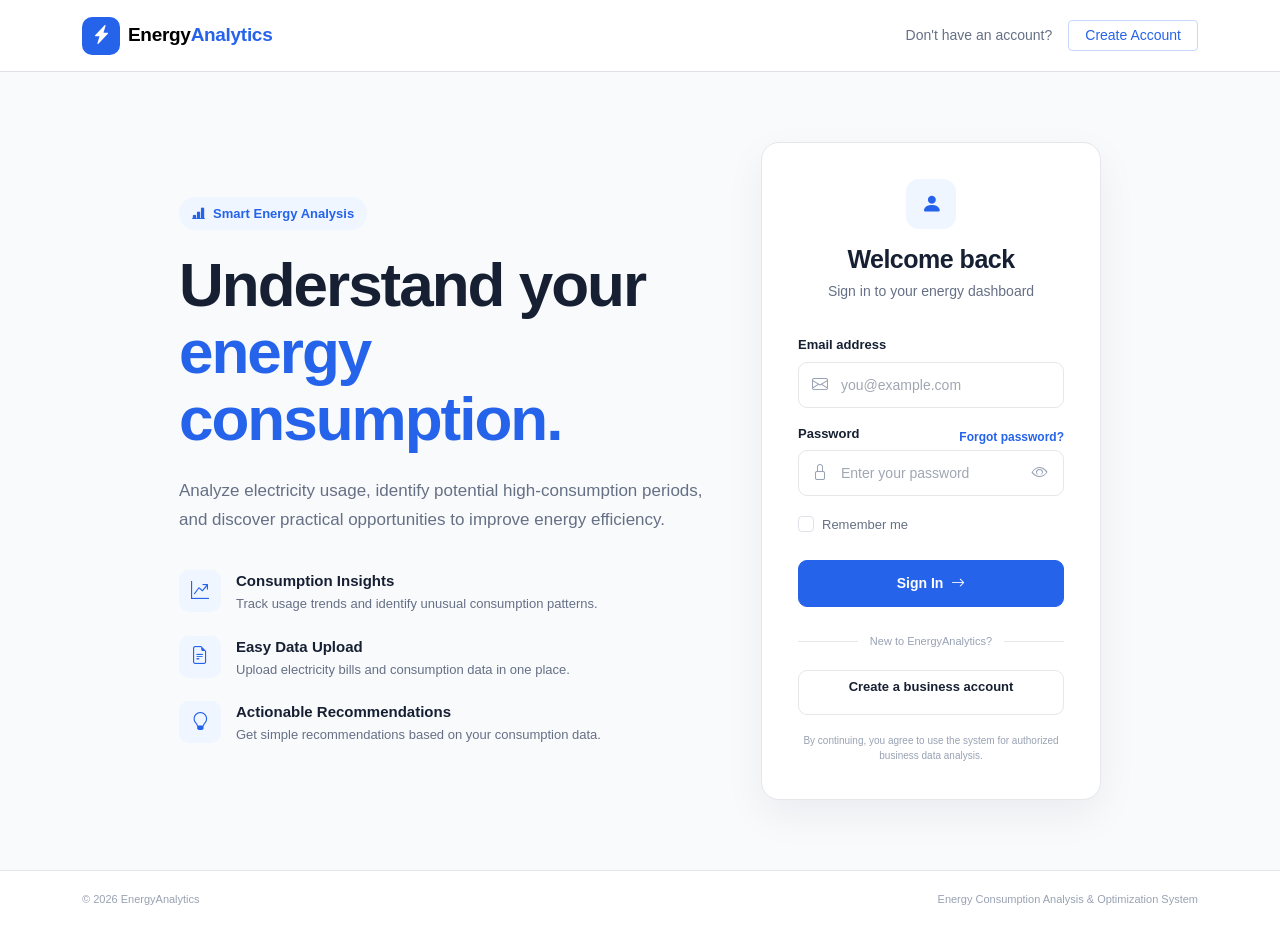
<file: frontend/index.html>
<!DOCTYPE html>
<html lang="en">
<head>
    <meta charset="UTF-8">
    <meta name="viewport" content="width=device-width, initial-scale=1.0">

    <title>Energy Analytics | Energy Consumption Analysis</title>

    <!-- Bootstrap CSS -->
    <link
        href="https://cdn.jsdelivr.net/npm/bootstrap@5.3.3/dist/css/bootstrap.min.css"
        rel="stylesheet"
    >

    <!-- Bootstrap Icons -->
    <link
        rel="stylesheet"
        href="https://cdn.jsdelivr.net/npm/bootstrap-icons@1.11.3/font/bootstrap-icons.min.css"
    >

    <!-- Custom CSS -->
    <link rel="stylesheet" href="css/style.css">
</head>

<body>

    <!-- ================= NAVBAR ================= -->
    <nav class="navbar navbar-expand-lg navbar-light bg-white border-bottom">
        <div class="container">

            <a class="navbar-brand d-flex align-items-center gap-2" href="#">
                <div class="brand-icon">
                    <i class="bi bi-lightning-charge-fill"></i>
                </div>

                <span class="brand-name">
                    Energy<span>Analytics</span>
                </span>
            </a>

            <div class="d-flex align-items-center gap-3">
                <span class="nav-question d-none d-md-inline">
                    Don't have an account?
                </span>

                <a
    href="pages/register.html"
    class="btn btn-outline-primary btn-sm px-3"
>
    Create Account
</a>
            </div>

        </div>
    </nav>


    <!-- ================= MAIN SECTION ================= -->
    <main class="login-section">

        <div class="container">
            <div class="row align-items-center justify-content-center g-5">

                <!-- ================= LEFT SIDE ================= -->
                <div class="col-lg-6">

                    <div class="hero-content">

                        <div class="hero-badge">
                            <i class="bi bi-bar-chart-line-fill"></i>
                            Smart Energy Analysis
                        </div>

                        <h1>
                            Understand your
                            <span>energy consumption.</span>
                        </h1>

                        <p class="hero-description">
                            Analyze electricity usage, identify potential
                            high-consumption periods, and discover practical
                            opportunities to improve energy efficiency.
                        </p>

                        <!-- Feature List -->
                        <div class="feature-list">

                            <div class="feature-item">
                                <div class="feature-icon">
                                    <i class="bi bi-graph-up-arrow"></i>
                                </div>

                                <div>
                                    <h6>Consumption Insights</h6>
                                    <p>
                                        Track usage trends and identify
                                        unusual consumption patterns.
                                    </p>
                                </div>
                            </div>


                            <div class="feature-item">
                                <div class="feature-icon">
                                    <i class="bi bi-file-earmark-text"></i>
                                </div>

                                <div>
                                    <h6>Easy Data Upload</h6>
                                    <p>
                                        Upload electricity bills and
                                        consumption data in one place.
                                    </p>
                                </div>
                            </div>


                            <div class="feature-item">
                                <div class="feature-icon">
                                    <i class="bi bi-lightbulb"></i>
                                </div>

                                <div>
                                    <h6>Actionable Recommendations</h6>
                                    <p>
                                        Get simple recommendations based
                                        on your consumption data.
                                    </p>
                                </div>
                            </div>

                        </div>

                    </div>

                </div>


                <!-- ================= LOGIN CARD ================= -->
                <div class="col-lg-5 col-xl-4">

                    <div class="login-card">

                        <div class="login-header">

                            <div class="login-icon">
                                <i class="bi bi-person-fill"></i>
                            </div>

                            <h2>Welcome back</h2>

                            <p>
                                Sign in to your energy dashboard
                            </p>

                        </div>


                        <!-- Login Form -->
                        <form id="loginForm">

                            <!-- Email -->
                            <div class="form-group mb-3">

                                <label for="email" class="form-label">
                                    Email address
                                </label>

                                <div class="input-wrapper">

                                    <i class="bi bi-envelope"></i>

                                    <input
                                        type="email"
                                        id="email"
                                        class="form-control"
                                        placeholder="you@example.com"
                                        required
                                    >

                                </div>

                            </div>


                            <!-- Password -->
                            <div class="form-group mb-3">

                                <div class="d-flex justify-content-between align-items-center">

                                    <label for="password" class="form-label">
                                        Password
                                    </label>

                                    <a href="#" class="forgot-link">
                                        Forgot password?
                                    </a>

                                </div>

                                <div class="input-wrapper">

                                    <i class="bi bi-lock"></i>

                                    <input
                                        type="password"
                                        id="password"
                                        class="form-control"
                                        placeholder="Enter your password"
                                        required
                                    >

                                    <button
                                        type="button"
                                        class="password-toggle"
                                        id="togglePassword"
                                        aria-label="Show password"
                                    >
                                        <i class="bi bi-eye"></i>
                                    </button>

                                </div>

                            </div>


                            <!-- Remember Me -->
                            <div class="form-check mb-4">

                                <input
                                    class="form-check-input"
                                    type="checkbox"
                                    id="rememberMe"
                                >

                                <label
                                    class="form-check-label"
                                    for="rememberMe"
                                >
                                    Remember me
                                </label>

                            </div>


                            <!-- Login Button -->
                            <button
                                type="submit"
                                class="btn btn-primary login-btn w-100"
                            >
                                Sign In
                                <i class="bi bi-arrow-right"></i>
                            </button>

                        </form>


                        <!-- Divider -->
                        <div class="login-divider">
                            <span>New to EnergyAnalytics?</span>
                        </div>


                        <!-- Register -->
                        <a
    href="pages/register.html"
    class="btn register-btn w-100"
>
    Create a business account
</a>


                        <p class="login-note">
                            By continuing, you agree to use the system
                            for authorized business data analysis.
                        </p>

                    </div>

                </div>

            </div>
        </div>

    </main>


    <!-- ================= FOOTER ================= -->
    <footer class="footer">

        <div class="container">

            <div class="d-flex flex-column flex-md-row
                        justify-content-between align-items-center gap-2">

                <p class="mb-0">
                    © 2026 EnergyAnalytics
                </p>

                <p class="mb-0">
                    Energy Consumption Analysis & Optimization System
                </p>

            </div>

        </div>

    </footer>


    <!-- Bootstrap JavaScript -->
    <script
        src="https://cdn.jsdelivr.net/npm/bootstrap@5.3.3/dist/js/bootstrap.bundle.min.js">
    </script>

    <!-- Custom JavaScript -->
    <script src="js/main.js"></script>

</body>
</html>
</file>
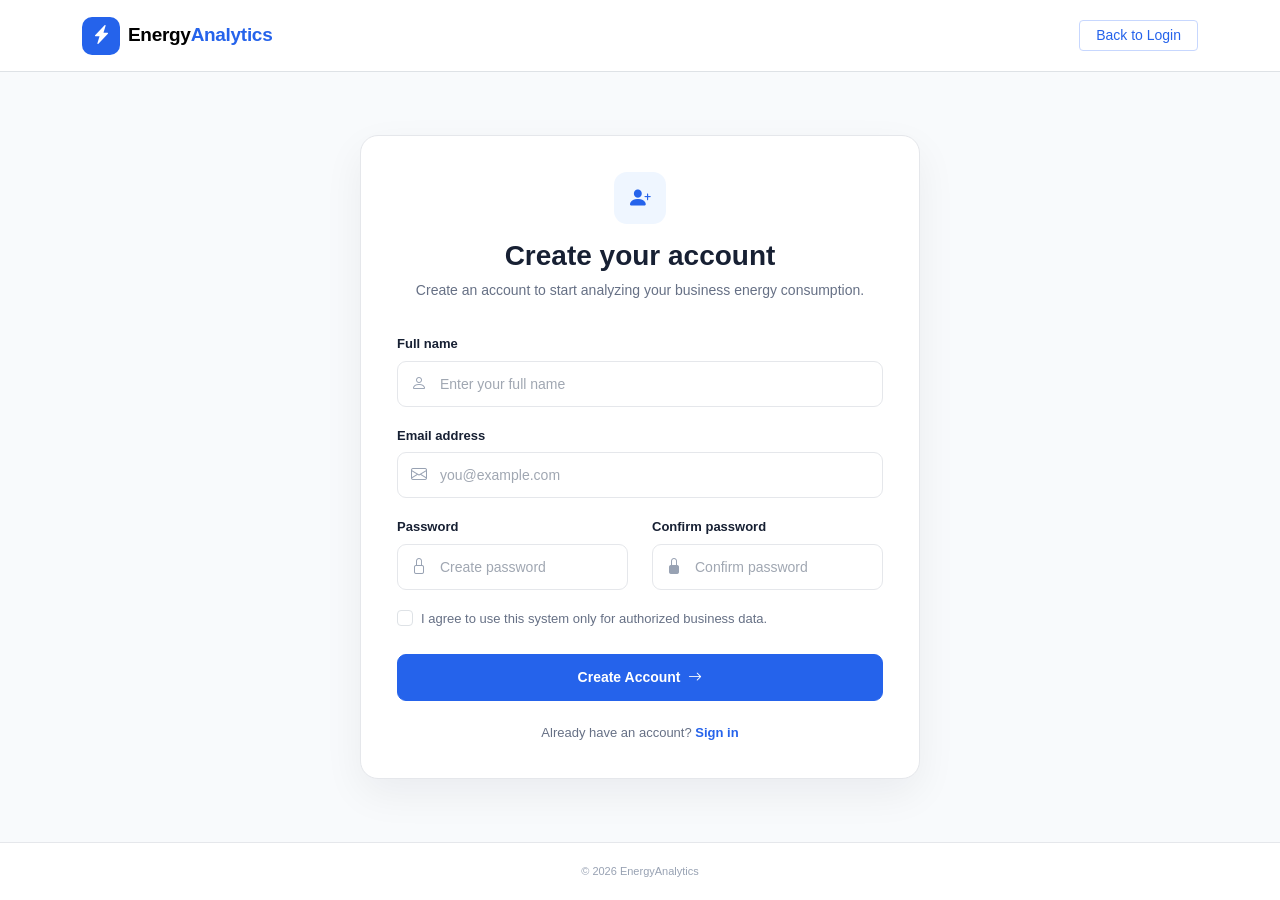
<file: frontend/pages/register.html>
<!DOCTYPE html>
<html lang="en">
<head>
    <meta charset="UTF-8">
    <meta name="viewport" content="width=device-width, initial-scale=1.0">

    <title>Create Account | EnergyAnalytics</title>

    <link
        href="https://cdn.jsdelivr.net/npm/bootstrap@5.3.3/dist/css/bootstrap.min.css"
        rel="stylesheet"
    >

    <link
        rel="stylesheet"
        href="https://cdn.jsdelivr.net/npm/bootstrap-icons@1.11.3/font/bootstrap-icons.min.css"
    >

    <link rel="stylesheet" href="../css/style.css">

    <style>
        .register-section {
            min-height: calc(100vh - 72px - 58px);
            display: flex;
            align-items: center;
            padding: 60px 0;
        }

        .register-card {
            background: white;
            border: 1px solid var(--border);
            border-radius: 18px;
            padding: 36px;
            box-shadow: 0 15px 40px rgba(15, 23, 42, 0.06);
            max-width: 560px;
            margin: auto;
        }

        .register-header {
            text-align: center;
            margin-bottom: 30px;
        }

        .register-header h1 {
            font-size: 28px;
            font-weight: 700;
            margin-bottom: 8px;
        }

        .register-header p {
            color: var(--text-muted);
            font-size: 14px;
            margin: 0;
        }

        .register-icon {
            width: 52px;
            height: 52px;
            margin: 0 auto 15px;

            display: flex;
            align-items: center;
            justify-content: center;

            background: var(--primary-light);
            color: var(--primary);

            border-radius: 13px;
            font-size: 21px;
        }

        .register-btn-main {
            height: 47px;
            border-radius: 9px;

            font-size: 14px;
            font-weight: 600;
        }

        .login-existing {
            text-align: center;
            margin-top: 22px;

            color: var(--text-muted);
            font-size: 13px;
        }

        .login-existing a {
            color: var(--primary);
            font-weight: 600;
            text-decoration: none;
        }

        .login-existing a:hover {
            text-decoration: underline;
        }
    </style>
</head>

<body>

    <!-- NAVBAR -->
    <nav class="navbar navbar-light bg-white border-bottom">
        <div class="container">

            <a
                class="navbar-brand d-flex align-items-center gap-2"
                href="../index.html"
            >
                <div class="brand-icon">
                    <i class="bi bi-lightning-charge-fill"></i>
                </div>

                <span class="brand-name">
                    Energy<span>Analytics</span>
                </span>
            </a>

            <a
                href="../index.html"
                class="btn btn-outline-primary btn-sm px-3"
            >
                Back to Login
            </a>

        </div>
    </nav>


    <!-- REGISTRATION -->
    <main class="register-section">

        <div class="container">

            <div class="register-card">

                <div class="register-header">

                    <div class="register-icon">
                        <i class="bi bi-person-plus-fill"></i>
                    </div>

                    <h1>Create your account</h1>

                    <p>
                        Create an account to start analyzing your
                        business energy consumption.
                    </p>

                </div>


                <form id="registerForm">

                    <!-- NAME -->
                    <div class="mb-3">

                        <label
                            for="fullName"
                            class="form-label"
                        >
                            Full name
                        </label>

                        <div class="input-wrapper">

                            <i class="bi bi-person"></i>

                            <input
                                type="text"
                                id="fullName"
                                class="form-control"
                                placeholder="Enter your full name"
                                required
                            >

                        </div>

                    </div>


                    <!-- EMAIL -->
                    <div class="mb-3">

                        <label
                            for="registerEmail"
                            class="form-label"
                        >
                            Email address
                        </label>

                        <div class="input-wrapper">

                            <i class="bi bi-envelope"></i>

                            <input
                                type="email"
                                id="registerEmail"
                                class="form-control"
                                placeholder="you@example.com"
                                required
                            >

                        </div>

                    </div>


                    <!-- PASSWORD ROW -->
                    <div class="row">

                        <div class="col-md-6 mb-3">

                            <label
                                for="registerPassword"
                                class="form-label"
                            >
                                Password
                            </label>

                            <div class="input-wrapper">

                                <i class="bi bi-lock"></i>

                                <input
                                    type="password"
                                    id="registerPassword"
                                    class="form-control"
                                    placeholder="Create password"
                                    minlength="8"
                                    required
                                >

                            </div>

                        </div>


                        <div class="col-md-6 mb-3">

                            <label
                                for="confirmPassword"
                                class="form-label"
                            >
                                Confirm password
                            </label>

                            <div class="input-wrapper">

                                <i class="bi bi-lock-fill"></i>

                                <input
                                    type="password"
                                    id="confirmPassword"
                                    class="form-control"
                                    placeholder="Confirm password"
                                    minlength="8"
                                    required
                                >

                            </div>

                        </div>

                    </div>


                    <!-- TERMS -->
                    <div class="form-check mb-4">

                        <input
                            class="form-check-input"
                            type="checkbox"
                            id="terms"
                            required
                        >

                        <label
                            class="form-check-label"
                            for="terms"
                        >
                            I agree to use this system only for
                            authorized business data.
                        </label>

                    </div>


                    <!-- SUBMIT -->
                    <button
                        type="submit"
                        class="btn btn-primary register-btn-main w-100"
                    >
                        Create Account
                        <i class="bi bi-arrow-right ms-1"></i>
                    </button>

                </form>


                <div class="login-existing">

                    Already have an account?

                    <a href="../index.html">
                        Sign in
                    </a>

                </div>

            </div>

        </div>

    </main>


    <!-- FOOTER -->
    <footer class="footer">

        <div class="container">

            <div class="text-center">
                © 2026 EnergyAnalytics
            </div>

        </div>

    </footer>


    <script
        src="https://cdn.jsdelivr.net/npm/bootstrap@5.3.3/dist/js/bootstrap.bundle.min.js">
    </script>

<script src="../js/main.js"></script>
<script src="../js/register.js"></script>
</body>
</html>
</file>
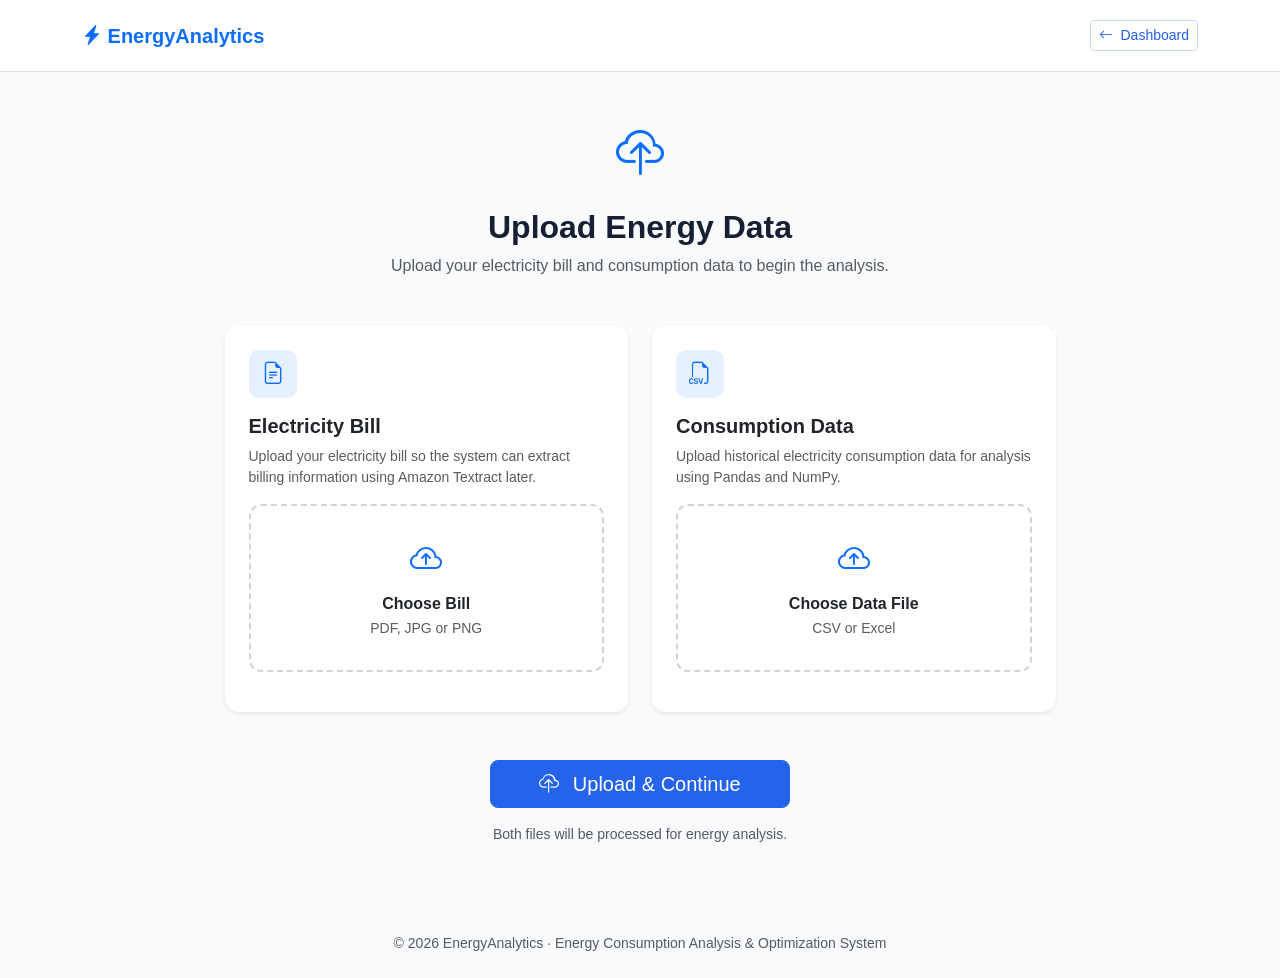
<file: frontend/pages/upload.html>
<!DOCTYPE html>
<html lang="en">
<head>
    <meta charset="UTF-8">
    <meta name="viewport" content="width=device-width, initial-scale=1.0">

    <title>Upload Data - EnergyAnalytics</title>

    <link
        href="https://cdn.jsdelivr.net/npm/bootstrap@5.3.3/dist/css/bootstrap.min.css"
        rel="stylesheet"
    >

    <link
        rel="stylesheet"
        href="https://cdn.jsdelivr.net/npm/bootstrap-icons@1.11.3/font/bootstrap-icons.min.css"
    >

    <link rel="stylesheet" href="../css/style.css">
</head>

<body>

<!-- Navbar -->
<nav class="navbar navbar-expand-lg bg-white border-bottom">
    <div class="container">

        <a class="navbar-brand fw-bold text-primary"
           href="dashboard.html">
            <i class="bi bi-lightning-charge-fill"></i>
            EnergyAnalytics
        </a>

        <a href="dashboard.html"
           class="btn btn-outline-primary btn-sm">
            <i class="bi bi-arrow-left me-1"></i>
            Dashboard
        </a>

    </div>
</nav>


<!-- Main -->
<main class="container py-5">

    <div class="row justify-content-center">

        <div class="col-lg-9">

            <!-- Page Header -->
            <div class="text-center mb-5">

                <i class="bi bi-cloud-upload text-primary"
                   style="font-size: 3rem;"></i>

                <h2 class="fw-bold mt-3">
                    Upload Energy Data
                </h2>

                <p class="text-muted">
                    Upload your electricity bill and consumption data
                    to begin the analysis.
                </p>

            </div>


            <!-- Upload Cards -->
            <div class="row g-4">

                <!-- Electricity Bill -->
                <div class="col-md-6">

                    <div class="card border-0 shadow-sm upload-card h-100">

                        <div class="card-body p-4">

                            <div class="upload-icon mb-3">
                                <i class="bi bi-file-earmark-text"></i>
                            </div>

                            <h5 class="fw-bold">
                                Electricity Bill
                            </h5>

                            <p class="text-muted small">
                                Upload your electricity bill so the system
                                can extract billing information using
                                Amazon Textract later.
                            </p>


                            <label for="billFile"
                                   class="upload-area">

                                <i class="bi bi-cloud-arrow-up"></i>

                                <span class="d-block fw-semibold mt-2">
                                    Choose Bill
                                </span>

                                <small class="text-muted">
                                    PDF, JPG or PNG
                                </small>

                            </label>

                            <input
                                type="file"
                                id="billFile"
                                class="d-none"
                                accept=".pdf,.jpg,.jpeg,.png"
                            >

                            <div id="billFileName"
                                 class="small text-muted mt-3">
                            </div>

                        </div>

                    </div>

                </div>


                <!-- Consumption Data -->
                <div class="col-md-6">

                    <div class="card border-0 shadow-sm upload-card h-100">

                        <div class="card-body p-4">

                            <div class="upload-icon mb-3">
                                <i class="bi bi-filetype-csv"></i>
                            </div>

                            <h5 class="fw-bold">
                                Consumption Data
                            </h5>

                            <p class="text-muted small">
                                Upload historical electricity consumption
                                data for analysis using Pandas and NumPy.
                            </p>


                            <label for="consumptionFile"
                                   class="upload-area">

                                <i class="bi bi-cloud-arrow-up"></i>

                                <span class="d-block fw-semibold mt-2">
                                    Choose Data File
                                </span>

                                <small class="text-muted">
                                    CSV or Excel
                                </small>

                            </label>

                            <input
                                type="file"
                                id="consumptionFile"
                                class="d-none"
                                accept=".csv,.xlsx,.xls"
                            >

                            <div id="consumptionFileName"
                                 class="small text-muted mt-3">
                            </div>

                        </div>

                    </div>

                </div>

            </div>


            <!-- Upload Button -->
            <div class="text-center mt-5">

                <button
                    type="button"
                    id="uploadButton"
                    class="btn btn-primary btn-lg px-5"
                >
                    <i class="bi bi-cloud-upload me-2"></i>
                    Upload & Continue
                </button>

                <p class="text-muted small mt-3">
                    Both files will be processed for energy analysis.
                </p>

            </div>

        </div>

    </div>

</main>

<!-- Footer -->
<footer class="text-center py-4 text-muted small">

    © 2026 EnergyAnalytics ·
    Energy Consumption Analysis & Optimization System

</footer>


<script src="../js/main.js"></script>
<script src="../js/upload.js"></script>

</body>
</html>
</file>
<file: frontend/css/style.css>
:root {
    --primary: #2563eb;
    --primary-dark: #1d4ed8;
    --primary-light: #eff6ff;

    --text-dark: #172033;
    --text-muted: #667085;

    --border: #e5e7eb;
    --background: #f8fafc;

    --white: #ffffff;
}


* {
    box-sizing: border-box;
}


body {
    margin: 0;
    font-family:
        Inter,
        -apple-system,
        BlinkMacSystemFont,
        "Segoe UI",
        sans-serif;

    color: var(--text-dark);
    background: var(--background);

    min-height: 100vh;
}


/* ================= NAVBAR ================= */

.navbar {
    min-height: 72px;
}


.brand-icon {
    width: 38px;
    height: 38px;

    display: flex;
    align-items: center;
    justify-content: center;

    background: var(--primary);
    color: white;

    border-radius: 10px;

    font-size: 19px;
}


.brand-name {
    font-size: 19px;
    font-weight: 700;
    letter-spacing: -0.3px;
}


.brand-name span {
    color: var(--primary);
}


.nav-question {
    color: var(--text-muted);
    font-size: 14px;
}


/* ================= BUTTONS ================= */

.btn-primary {
    background-color: var(--primary);
    border-color: var(--primary);
}


.btn-primary:hover {
    background-color: var(--primary-dark);
    border-color: var(--primary-dark);
}


.btn-outline-primary {
    color: var(--primary);
    border-color: #c7d7fe;
}


.btn-outline-primary:hover {
    background-color: var(--primary);
    border-color: var(--primary);
}


/* ================= MAIN SECTION ================= */

.login-section {
    min-height: calc(100vh - 72px - 58px);

    display: flex;
    align-items: center;

    padding: 70px 0;
}


/* ================= HERO ================= */

.hero-content {
    max-width: 600px;
}


.hero-badge {
    display: inline-flex;
    align-items: center;
    gap: 8px;

    padding: 7px 13px;

    background: var(--primary-light);
    color: var(--primary);

    border-radius: 30px;

    font-size: 13px;
    font-weight: 600;

    margin-bottom: 22px;
}


.hero-content h1 {
    font-size: clamp(40px, 5vw, 62px);

    font-weight: 750;

    line-height: 1.08;

    letter-spacing: -2px;

    margin-bottom: 24px;
}


.hero-content h1 span {
    color: var(--primary);
}


.hero-description {
    max-width: 540px;

    color: var(--text-muted);

    font-size: 17px;

    line-height: 1.7;

    margin-bottom: 35px;
}


/* ================= FEATURES ================= */

.feature-list {
    display: flex;
    flex-direction: column;
    gap: 22px;
}


.feature-item {
    display: flex;
    align-items: flex-start;

    gap: 15px;
}


.feature-icon {
    flex-shrink: 0;

    width: 42px;
    height: 42px;

    display: flex;
    align-items: center;
    justify-content: center;

    background: var(--primary-light);
    color: var(--primary);

    border-radius: 10px;

    font-size: 18px;
}


.feature-item h6 {
    margin: 2px 0 4px;

    font-size: 15px;
    font-weight: 700;
}


.feature-item p {
    margin: 0;

    color: var(--text-muted);

    font-size: 13px;

    line-height: 1.5;
}


/* ================= LOGIN CARD ================= */

.login-card {
    background: var(--white);

    border: 1px solid var(--border);

    border-radius: 18px;

    padding: 36px;

    box-shadow:
        0 15px 40px rgba(15, 23, 42, 0.06);
}


/* ================= LOGIN HEADER ================= */

.login-header {
    text-align: center;

    margin-bottom: 30px;
}


.login-icon {
    width: 50px;
    height: 50px;

    margin: 0 auto 15px;

    display: flex;
    align-items: center;
    justify-content: center;

    background: var(--primary-light);
    color: var(--primary);

    border-radius: 13px;

    font-size: 21px;
}


.login-header h2 {
    margin-bottom: 7px;

    font-size: 25px;
    font-weight: 700;

    letter-spacing: -0.5px;
}


.login-header p {
    margin: 0;

    color: var(--text-muted);

    font-size: 14px;
}


/* ================= FORM ================= */

.form-label {
    font-size: 13px;

    font-weight: 600;

    margin-bottom: 7px;
}


.input-wrapper {
    position: relative;
}


.input-wrapper > i {
    position: absolute;

    left: 14px;
    top: 50%;

    transform: translateY(-50%);

    color: #98a2b3;

    z-index: 2;
}


.input-wrapper .form-control {
    height: 46px;

    padding-left: 42px;
    padding-right: 42px;

    border: 1px solid var(--border);

    border-radius: 9px;

    font-size: 14px;

    box-shadow: none;
}


.input-wrapper .form-control:focus {
    border-color: var(--primary);

    box-shadow:
        0 0 0 3px rgba(37, 99, 235, 0.10);
}


.input-wrapper .form-control::placeholder {
    color: #a0a7b2;
}


.forgot-link {
    color: var(--primary);

    font-size: 12px;

    font-weight: 600;

    text-decoration: none;
}


.forgot-link:hover {
    text-decoration: underline;
}


/* ================= PASSWORD TOGGLE ================= */

.password-toggle {
    position: absolute;

    right: 12px;
    top: 50%;

    transform: translateY(-50%);

    border: none;
    background: transparent;

    color: #98a2b3;

    padding: 4px;
}


.password-toggle:hover {
    color: var(--primary);
}


/* ================= CHECKBOX ================= */

.form-check-label {
    color: var(--text-muted);

    font-size: 13px;
}


.form-check-input {
    cursor: pointer;
}


.form-check-input:checked {
    background-color: var(--primary);
    border-color: var(--primary);
}


/* ================= LOGIN BUTTON ================= */

.login-btn {
    height: 47px;

    border-radius: 9px;

    font-size: 14px;

    font-weight: 600;

    display: flex;
    align-items: center;
    justify-content: center;

    gap: 8px;

    transition:
        transform 0.2s ease,
        box-shadow 0.2s ease;
}


.login-btn:hover {
    transform: translateY(-1px);

    box-shadow:
        0 8px 18px rgba(37, 99, 235, 0.20);
}


/* ================= DIVIDER ================= */

.login-divider {
    display: flex;
    align-items: center;

    gap: 12px;

    margin: 26px 0 20px;

    color: #98a2b3;

    font-size: 11px;
}


.login-divider::before,
.login-divider::after {
    content: "";

    flex: 1;

    height: 1px;

    background: var(--border);
}


/* ================= REGISTER BUTTON ================= */

.register-btn {
    height: 45px;

    border: 1px solid var(--border);

    border-radius: 9px;

    background: white;

    color: var(--text-dark);

    font-size: 13px;

    font-weight: 600;
}


.register-btn:hover {
    background: #f8fafc;

    border-color: #cbd5e1;
}


/* ================= LOGIN NOTE ================= */

.login-note {
    margin: 18px 0 0;

    color: #98a2b3;

    font-size: 10px;

    line-height: 1.5;

    text-align: center;
}


/* ================= FOOTER ================= */

.footer {
    min-height: 58px;

    display: flex;
    align-items: center;

    border-top: 1px solid var(--border);

    background: white;

    color: #98a2b3;

    font-size: 11px;
}


/* ================= RESPONSIVE ================= */

@media (max-width: 991px) {

    .login-section {
        padding: 55px 0;
    }


    .hero-content {
        max-width: 650px;

        margin: 0 auto;
    }


    .hero-content h1 {
        font-size: 48px;
    }


    .login-card {
        max-width: 480px;

        margin: 0 auto;
    }

}


@media (max-width: 575px) {

    .navbar {
        min-height: 65px;
    }


    .nav-question {
        display: none !important;
    }


    .login-section {
        padding: 40px 0;
    }


    .hero-content h1 {
        font-size: 40px;

        letter-spacing: -1.2px;
    }


    .hero-description {
        font-size: 15px;
    }


    .login-card {
        padding: 27px 22px;

        border-radius: 14px;
    }


    .footer {
        padding: 15px 0;

        text-align: center;
    }

}
/* =========================
   Business Profile
========================= */

.profile-card {
    border-radius: 16px;
}

.profile-card .form-control,
.profile-card .form-select {
    border-radius: 10px;
    border: 1px solid #dee2e6;
}

.profile-card .form-control:focus,
.profile-card .form-select:focus {
    border-color: #0d6efd;
    box-shadow: 0 0 0 0.2rem rgba(13, 110, 253, 0.1);
}

.profile-card textarea {
    resize: vertical;
}

.profile-card .btn {
    border-radius: 10px;
    padding: 12px;
    font-weight: 600;
}
/* =========================
   Dashboard
========================= */

.dashboard-card {
    border-radius: 14px;
}

.dashboard-icon {
    width: 42px;
    height: 42px;
    border-radius: 10px;

    display: flex;
    align-items: center;
    justify-content: center;

    background: rgba(13, 110, 253, 0.1);
    color: #0d6efd;

    font-size: 1.2rem;
}

.chart-container {
    position: relative;
    height: 320px;
}

.chart-container-small {
    position: relative;
    height: 280px;
}

.insight-item {
    display: flex;
    gap: 14px;

    padding: 14px 0;

    border-bottom: 1px solid #eeeeee;
}

.insight-item:last-child {
    border-bottom: none;
}

.insight-item > i {
    font-size: 1.25rem;
    margin-top: 2px;
}

.recommendation-box {
    padding: 15px;

    margin-bottom: 12px;

    border-radius: 10px;

    background: #f8f9fa;

    border-left: 4px solid #0d6efd;
}
/* =========================
   Upload Page
========================= */

.upload-card {
    border-radius: 14px;
}

.upload-icon {
    width: 48px;
    height: 48px;

    display: flex;
    align-items: center;
    justify-content: center;

    border-radius: 10px;

    background: rgba(13, 110, 253, 0.1);
    color: #0d6efd;

    font-size: 1.4rem;
}

.upload-area {
    display: block;

    padding: 30px 15px;

    text-align: center;

    border: 2px dashed #ced4da;
    border-radius: 12px;

    cursor: pointer;

    transition: 0.2s;
}

.upload-area:hover {
    border-color: #0d6efd;
    background: rgba(13, 110, 253, 0.03);
}

.upload-area i {
    font-size: 2rem;
    color: #0d6efd;
}
</file>
